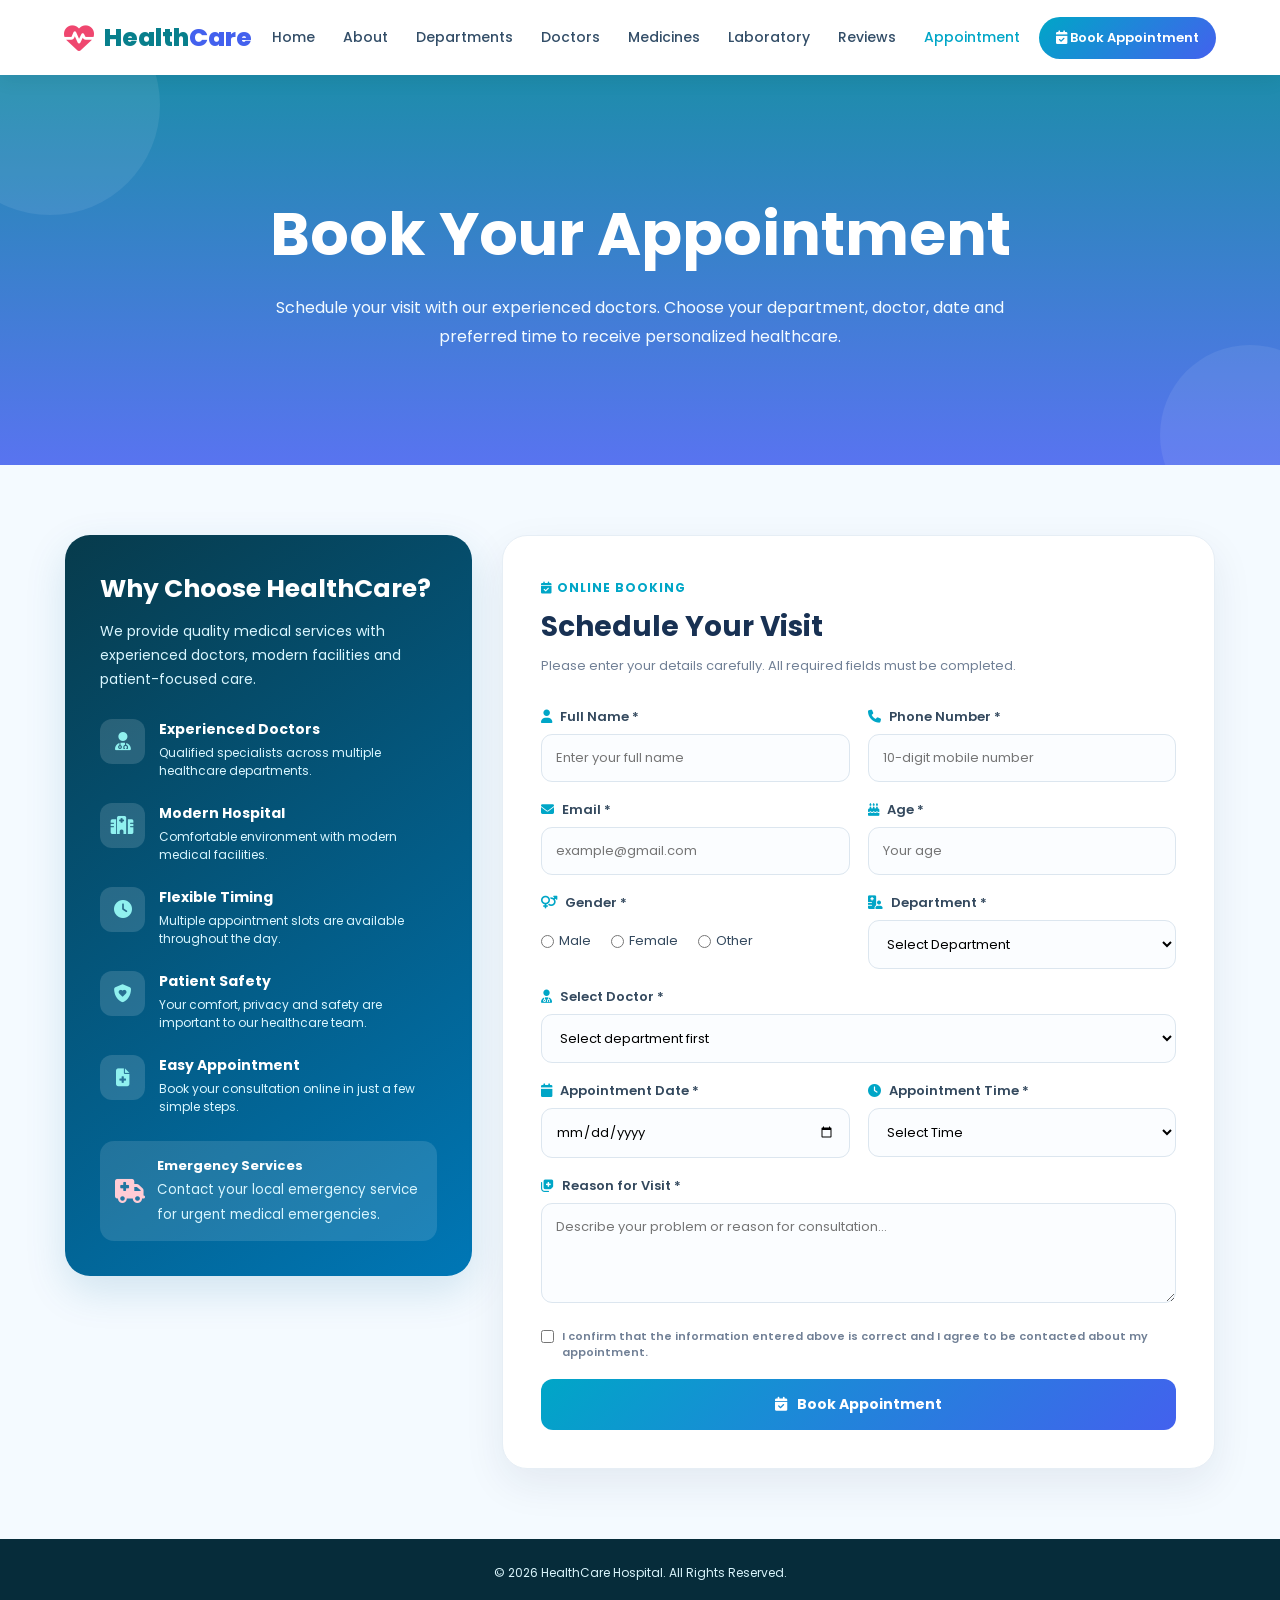
<file: appointment.html>
<!DOCTYPE html>
<html lang="en">

<head>
    <meta charset="UTF-8">
    <meta name="viewport" content="width=device-width, initial-scale=1.0">

    <title>Book Appointment | HealthCare Hospital</title>

    <!-- Google Font -->
    <link rel="preconnect" href="https://fonts.googleapis.com">
    <link rel="preconnect" href="https://fonts.gstatic.com" crossorigin>

    <link href="https://fonts.googleapis.com/css2?family=Poppins:wght@300;400;500;600;700;800&display=swap"
        rel="stylesheet">

    <!-- Font Awesome Icons -->
    <link rel="stylesheet"
        href="https://cdnjs.cloudflare.com/ajax/libs/font-awesome/6.5.2/css/all.min.css">


    <style>

        /* ==============================
           BASIC
        ============================== */

        * {
            margin: 0;
            padding: 0;
            box-sizing: border-box;
        }

        html {
            scroll-behavior: smooth;
        }

        body {
            font-family: "Poppins", sans-serif;
            background: #f4faff;
            color: #183153;
        }

        a {
            text-decoration: none;
        }


        /* ==============================
           HEADER
        ============================== */

        header {
            width: 100%;
            min-height: 75px;

            display: flex;
            align-items: center;
            justify-content: space-between;

            padding: 12px 5%;

            background: #ffffff;

            box-shadow: 0 3px 20px rgba(0, 0, 0, 0.08);

            position: sticky;
            top: 0;
            z-index: 1000;
        }

        .logo {
            display: flex;
            align-items: center;
            gap: 10px;

            color: #087f8c;

            font-size: 25px;
            font-weight: 800;
        }

        .logo i {
            color: #ef476f;
            font-size: 30px;
        }

        .logo span span {
            color: #4361ee;
        }

        nav {
            display: flex;
            align-items: center;
            gap: 20px;
        }

        nav a {
            color: #334e68;
            font-size: 14px;
            font-weight: 500;

            padding: 8px 4px;

            transition: 0.3s;
        }

        nav a:hover,
        nav a.active {
            color: #00a6c7;
        }

        .header-button {
            background: linear-gradient(135deg, #00a6c7, #4361ee);

            color: white;

            padding: 11px 17px;

            border-radius: 25px;

            font-size: 13px;
            font-weight: 600;

            transition: 0.3s;
        }

        .header-button:hover {
            transform: translateY(-2px);
            box-shadow: 0 8px 20px rgba(67, 97, 238, 0.25);
        }

        .menu-button {
            display: none;

            border: none;
            background: none;

            font-size: 25px;
            color: #183153;

            cursor: pointer;
        }


        /* ==============================
           HERO
        ============================== */

        .hero {
            min-height: 390px;

            display: flex;
            align-items: center;
            justify-content: center;

            text-align: center;

            padding: 60px 20px;

            color: white;

            background:
                linear-gradient(
                    rgba(0, 125, 160, 0.88),
                    rgba(67, 97, 238, 0.88)
                ),
                url("https://images.unsplash.com/photo-1505751172876-fa1923c5c528?auto=format&fit=crop&w=1600&q=80");

            background-size: cover;
            background-position: center;

            position: relative;
            overflow: hidden;
        }

        .hero::before {
            content: "";

            position: absolute;

            width: 220px;
            height: 220px;

            border-radius: 50%;

            background: rgba(255, 255, 255, 0.08);

            top: -80px;
            left: -60px;

            animation: float 5s infinite ease-in-out;
        }

        .hero::after {
            content: "";

            position: absolute;

            width: 180px;
            height: 180px;

            border-radius: 50%;

            background: rgba(255, 255, 255, 0.08);

            right: -60px;
            bottom: -60px;

            animation: float 6s infinite ease-in-out reverse;
        }

        .hero-content {
            position: relative;
            z-index: 2;

            max-width: 800px;
        }

        .hero h1 {
            font-size: clamp(35px, 5vw, 60px);

            margin-bottom: 15px;

            animation: slideDown 0.8s ease;
        }

        .hero p {
            font-size: 16px;

            line-height: 1.8;

            color: #f2fbff;

            animation: slideUp 1s ease;
        }


        /* ==============================
           MAIN
        ============================== */

        .appointment-section {
            padding: 70px 5%;
        }

        .container {
            max-width: 1150px;
            margin: auto;
        }

        .appointment-grid {
            display: grid;

            grid-template-columns: 0.8fr 1.4fr;

            gap: 30px;
        }


        /* ==============================
           LEFT CARD
        ============================== */

        .info-card {
            background: linear-gradient(
                145deg,
                #073b4c,
                #0077b6
            );

            color: white;

            border-radius: 25px;

            padding: 35px;

            box-shadow: 0 15px 40px rgba(0, 100, 150, 0.15);

            height: fit-content;
        }

        .info-card h2 {
            font-size: 25px;
            margin-bottom: 12px;
        }

        .info-card > p {
            color: #d9f6ff;

            font-size: 14px;

            line-height: 1.7;

            margin-bottom: 28px;
        }

        .info-item {
            display: flex;

            gap: 14px;

            margin-bottom: 23px;
        }

        .info-icon {
            width: 45px;
            height: 45px;

            min-width: 45px;

            display: flex;
            align-items: center;
            justify-content: center;

            border-radius: 12px;

            background: rgba(255, 255, 255, 0.14);

            color: #90f1ef;

            font-size: 18px;
        }

        .info-item h4 {
            margin-bottom: 4px;
            font-size: 14px;
        }

        .info-item p {
            font-size: 12px;
            line-height: 1.5;
            color: #d9f6ff;
        }

        .emergency {
            margin-top: 25px;

            padding: 15px;

            border-radius: 14px;

            background: rgba(255, 255, 255, 0.12);

            display: flex;

            gap: 12px;

            align-items: center;
        }

        .emergency i {
            color: #ffccd5;
            font-size: 24px;
        }

        .emergency strong {
            display: block;
            font-size: 13px;
        }

        .emergency small {
            color: #d9f6ff;
        }


        /* ==============================
           FORM CARD
        ============================== */

        .form-card {
            background: white;

            padding: 38px;

            border-radius: 25px;

            box-shadow: 0 15px 40px rgba(23, 43, 77, 0.08);

            border: 1px solid #e6eef5;
        }

        .form-heading span {
            color: #00a6c7;

            font-size: 12px;

            font-weight: 700;

            text-transform: uppercase;

            letter-spacing: 1px;
        }

        .form-heading h2 {
            margin-top: 7px;
            margin-bottom: 8px;

            font-size: 28px;
        }

        .form-heading p {
            color: #718096;

            font-size: 13px;

            line-height: 1.6;

            margin-bottom: 30px;
        }


        /* ==============================
           FORM
        ============================== */

        .row {
            display: grid;

            grid-template-columns: 1fr 1fr;

            gap: 18px;
        }

        .form-group {
            margin-bottom: 18px;
        }

        label {
            display: block;

            font-size: 13px;

            font-weight: 600;

            margin-bottom: 7px;

            color: #34495e;
        }

        label i {
            color: #00a6c7;
            margin-right: 5px;
        }

        input,
        select,
        textarea {
            width: 100%;

            border: 1px solid #dce6ef;

            border-radius: 11px;

            padding: 13px 14px;

            font-family: "Poppins", sans-serif;

            font-size: 13px;

            outline: none;

            background: #fbfdff;

            transition: 0.3s;
        }

        input:focus,
        select:focus,
        textarea:focus {
            border-color: #00a6c7;

            box-shadow:
                0 0 0 4px rgba(0, 166, 199, 0.09);

            background: white;
        }

        textarea {
            height: 100px;
            resize: vertical;
        }

        input.error,
        select.error,
        textarea.error {
            border-color: #ef476f;
        }

        .error-message {
            display: none;

            color: #ef476f;

            font-size: 11px;

            margin-top: 5px;
        }


        /* ==============================
           GENDER
        ============================== */

        .gender-box {
            display: flex;

            gap: 20px;

            align-items: center;

            min-height: 43px;
        }

        .gender-box label {
            display: flex;

            align-items: center;

            gap: 5px;

            font-weight: 400;

            margin: 0;

            cursor: pointer;
        }

        .gender-box input {
            width: auto;
            accent-color: #4361ee;
        }


        /* ==============================
           TERMS
        ============================== */

        .terms {
            display: flex;

            gap: 8px;

            align-items: flex-start;

            margin: 5px 0 18px;

            font-size: 11px;

            color: #718096;

            line-height: 1.5;
        }

        .terms input {
            width: auto;

            margin-top: 2px;

            accent-color: #4361ee;
        }


        /* ==============================
           BUTTON
        ============================== */

        .submit-button {
            width: 100%;

            padding: 15px;

            border: none;

            border-radius: 12px;

            color: white;

            background: linear-gradient(
                135deg,
                #00a6c7,
                #4361ee
            );

            font-family: "Poppins", sans-serif;

            font-size: 14px;

            font-weight: 700;

            cursor: pointer;

            transition: 0.3s;

            position: relative;

            overflow: hidden;
        }

        .submit-button:hover {
            transform: translateY(-3px);

            box-shadow:
                0 12px 25px rgba(67, 97, 238, 0.25);
        }

        .submit-button:active {
            transform: scale(0.98);
        }

        .submit-button i {
            margin-right: 7px;
        }


        /* ==============================
           SUCCESS POPUP
        ============================== */

        .popup {
            position: fixed;

            inset: 0;

            background: rgba(4, 24, 40, 0.75);

            display: none;

            align-items: center;
            justify-content: center;

            padding: 20px;

            z-index: 9999;
        }

        .popup.show {
            display: flex;
        }

        .popup-card {
            width: 100%;

            max-width: 480px;

            background: white;

            border-radius: 25px;

            padding: 35px 25px;

            text-align: center;

            animation: popupAnimation 0.45s ease;

            box-shadow:
                0 25px 70px rgba(0, 0, 0, 0.25);
        }

        .success-icon {
            width: 80px;
            height: 80px;

            margin: auto auto 18px;

            display: flex;
            align-items: center;
            justify-content: center;

            border-radius: 50%;

            background: #dff9ef;

            color: #10b981;

            font-size: 40px;

            animation: pulse 1.4s infinite;
        }

        .popup-card h2 {
            font-size: 23px;

            color: #183153;

            margin-bottom: 10px;
        }

        .popup-card > p {
            color: #718096;

            font-size: 13px;

            line-height: 1.6;
        }

        .booking-details {
            text-align: left;

            background: #f4faff;

            border-radius: 15px;

            padding: 17px;

            margin: 20px 0;
        }

        .booking-details p {
            margin: 8px 0;

            color: #526174;

            font-size: 12px;
        }

        .booking-details strong {
            color: #183153;
        }

        .appointment-id {
            text-align: center !important;

            background: #e6f8ff;

            padding: 9px;

            border-radius: 8px;

            color: #0077b6 !important;
        }

        .close-popup {
            border: none;

            background: #4361ee;

            color: white;

            padding: 11px 28px;

            border-radius: 10px;

            font-family: "Poppins", sans-serif;

            font-weight: 600;

            cursor: pointer;

            transition: 0.3s;
        }

        .close-popup:hover {
            background: #304ccc;

            transform: translateY(-2px);
        }


        /* ==============================
           FOOTER
        ============================== */

        footer {
            background: #062c3a;

            color: #d8f3fa;

            text-align: center;

            padding: 25px 15px;

            font-size: 12px;
        }


        /* ==============================
           ANIMATIONS
        ============================== */

        @keyframes slideDown {

            from {
                opacity: 0;
                transform: translateY(-30px);
            }

            to {
                opacity: 1;
                transform: translateY(0);
            }

        }

        @keyframes slideUp {

            from {
                opacity: 0;
                transform: translateY(30px);
            }

            to {
                opacity: 1;
                transform: translateY(0);
            }

        }

        @keyframes float {

            0%,
            100% {
                transform: translateY(0);
            }

            50% {
                transform: translateY(20px);
            }

        }

        @keyframes popupAnimation {

            from {
                opacity: 0;
                transform: scale(0.75) translateY(20px);
            }

            to {
                opacity: 1;
                transform: scale(1) translateY(0);
            }

        }

        @keyframes pulse {

            0%,
            100% {
                transform: scale(1);
            }

            50% {
                transform: scale(1.08);
            }

        }


        /* ==============================
           TABLET
        ============================== */

        @media (max-width: 1000px) {

            nav {
                gap: 10px;
            }

            nav a {
                font-size: 12px;
            }

            .header-button {
                display: none;
            }

            .appointment-grid {
                grid-template-columns: 1fr;
            }

            .info-card {
                order: 2;
            }

            .form-card {
                order: 1;
            }

        }


        /* ==============================
           MOBILE
        ============================== */

        @media (max-width: 700px) {

            header {
                padding: 13px 5%;
            }

            .logo {
                font-size: 21px;
            }

            .logo i {
                font-size: 25px;
            }

            nav {
                display: none;

                position: absolute;

                top: 75px;
                left: 0;

                width: 100%;

                background: white;

                flex-direction: column;

                align-items: stretch;

                gap: 0;

                padding: 10px 5%;

                box-shadow: 0 10px 25px rgba(0, 0, 0, 0.08);
            }

            nav.show {
                display: flex;
            }

            nav a {
                padding: 12px 5px;

                border-bottom: 1px solid #edf2f7;

                font-size: 13px;
            }

            .menu-button {
                display: block;
            }

            .hero {
                min-height: 340px;
            }

            .hero h1 {
                font-size: 37px;
            }

            .hero p {
                font-size: 13px;
            }

            .appointment-section {
                padding: 45px 5%;
            }

            .form-card {
                padding: 25px 18px;
            }

            .info-card {
                padding: 28px 20px;
            }

            .row {
                grid-template-columns: 1fr;
                gap: 0;
            }

            .form-heading h2 {
                font-size: 23px;
            }

        }


        @media (max-width: 400px) {

            .gender-box {
                gap: 10px;
                flex-wrap: wrap;
            }

            .hero h1 {
                font-size: 32px;
            }

        }

    </style>

</head>


<body>


    <!-- ==============================
         HEADER
    ============================== -->

    <header>

        <a href="index.html" class="logo">

            <i class="fa-solid fa-heart-pulse"></i>

            <span>
                Health<span>Care</span>
            </span>

        </a>


        <nav id="navbar">

            <a href="index.html">Home</a>

            <a href="about.html">About</a>

            <a href="departments.html">Departments</a>

            <a href="doctors.html">Doctors</a>

            <a href="medicines.html">Medicines</a>

            <a href="laboratory.html">Laboratory</a>

            <a href="reviews.html">Reviews</a>

            <a href="appointment.html" class="active">
                Appointment
            </a>

        </nav>


        <a href="appointment.html" class="header-button">

            <i class="fa-solid fa-calendar-check"></i>

            Book Appointment

        </a>


        <button
            class="menu-button"
            id="menuButton"
            aria-label="Menu">

            <i class="fa-solid fa-bars"></i>

        </button>

    </header>



    <!-- ==============================
         HERO
    ============================== -->

    <section class="hero">

        <div class="hero-content">

            <h1>
                Book Your Appointment
            </h1>

            <p>
                Schedule your visit with our experienced doctors.
                Choose your department, doctor, date and preferred
                time to receive personalized healthcare.
            </p>

        </div>

    </section>



    <!-- ==============================
         APPOINTMENT SECTION
    ============================== -->

    <section class="appointment-section">

        <div class="container">

            <div class="appointment-grid">


                <!-- ==========================
                     INFORMATION
                ========================== -->

                <div class="info-card">

                    <h2>
                        Why Choose HealthCare?
                    </h2>

                    <p>
                        We provide quality medical services with
                        experienced doctors, modern facilities and
                        patient-focused care.
                    </p>


                    <div class="info-item">

                        <div class="info-icon">
                            <i class="fa-solid fa-user-doctor"></i>
                        </div>

                        <div>

                            <h4>Experienced Doctors</h4>

                            <p>
                                Qualified specialists across multiple
                                healthcare departments.
                            </p>

                        </div>

                    </div>


                    <div class="info-item">

                        <div class="info-icon">
                            <i class="fa-solid fa-hospital"></i>
                        </div>

                        <div>

                            <h4>Modern Hospital</h4>

                            <p>
                                Comfortable environment with modern
                                medical facilities.
                            </p>

                        </div>

                    </div>


                    <div class="info-item">

                        <div class="info-icon">
                            <i class="fa-solid fa-clock"></i>
                        </div>

                        <div>

                            <h4>Flexible Timing</h4>

                            <p>
                                Multiple appointment slots are available
                                throughout the day.
                            </p>

                        </div>

                    </div>


                    <div class="info-item">

                        <div class="info-icon">
                            <i class="fa-solid fa-shield-heart"></i>
                        </div>

                        <div>

                            <h4>Patient Safety</h4>

                            <p>
                                Your comfort, privacy and safety are
                                important to our healthcare team.
                            </p>

                        </div>

                    </div>


                    <div class="info-item">

                        <div class="info-icon">
                            <i class="fa-solid fa-file-medical"></i>
                        </div>

                        <div>

                            <h4>Easy Appointment</h4>

                            <p>
                                Book your consultation online in just
                                a few simple steps.
                            </p>

                        </div>

                    </div>


                    <div class="emergency">

                        <i class="fa-solid fa-truck-medical"></i>

                        <div>

                            <strong>
                                Emergency Services
                            </strong>

                            <small>
                                Contact your local emergency service
                                for urgent medical emergencies.
                            </small>

                        </div>

                    </div>

                </div>



                <!-- ==========================
                     FORM
                ========================== -->

                <div class="form-card">

                    <div class="form-heading">

                        <span>
                            <i class="fa-solid fa-calendar-check"></i>
                            Online Booking
                        </span>

                        <h2>
                            Schedule Your Visit
                        </h2>

                        <p>
                            Please enter your details carefully.
                            All required fields must be completed.
                        </p>

                    </div>


                    <form id="appointmentForm">


                        <!-- NAME + PHONE -->

                        <div class="row">


                            <div class="form-group">

                                <label for="name">

                                    <i class="fa-solid fa-user"></i>

                                    Full Name *

                                </label>

                                <input
                                    type="text"
                                    id="name"
                                    placeholder="Enter your full name">

                                <div
                                    class="error-message"
                                    id="nameError">

                                    Please enter your name.

                                </div>

                            </div>


                            <div class="form-group">

                                <label for="phone">

                                    <i class="fa-solid fa-phone"></i>

                                    Phone Number *

                                </label>

                                <input
                                    type="tel"
                                    id="phone"
                                    maxlength="10"
                                    placeholder="10-digit mobile number">

                                <div
                                    class="error-message"
                                    id="phoneError">

                                    Please enter a valid 10-digit number.

                                </div>

                            </div>

                        </div>



                        <!-- EMAIL + AGE -->

                        <div class="row">


                            <div class="form-group">

                                <label for="email">

                                    <i class="fa-solid fa-envelope"></i>

                                    Email *

                                </label>

                                <input
                                    type="email"
                                    id="email"
                                    placeholder="example@gmail.com">

                                <div
                                    class="error-message"
                                    id="emailError">

                                    Please enter a valid email.

                                </div>

                            </div>


                            <div class="form-group">

                                <label for="age">

                                    <i class="fa-solid fa-cake-candles"></i>

                                    Age *

                                </label>

                                <input
                                    type="number"
                                    id="age"
                                    min="1"
                                    max="120"
                                    placeholder="Your age">

                                <div
                                    class="error-message"
                                    id="ageError">

                                    Please enter age between 1 and 120.

                                </div>

                            </div>

                        </div>



                        <!-- GENDER + DEPARTMENT -->

                        <div class="row">


                            <div class="form-group">

                                <label>

                                    <i class="fa-solid fa-venus-mars"></i>

                                    Gender *

                                </label>

                                <div class="gender-box">

                                    <label>
                                        <input
                                            type="radio"
                                            name="gender"
                                            value="Male">
                                        Male
                                    </label>

                                    <label>
                                        <input
                                            type="radio"
                                            name="gender"
                                            value="Female">
                                        Female
                                    </label>

                                    <label>
                                        <input
                                            type="radio"
                                            name="gender"
                                            value="Other">
                                        Other
                                    </label>

                                </div>

                                <div
                                    class="error-message"
                                    id="genderError">

                                    Please select gender.

                                </div>

                            </div>


                            <div class="form-group">

                                <label for="department">

                                    <i class="fa-solid fa-hospital-user"></i>

                                    Department *

                                </label>

                                <select id="department">

                                    <option value="">
                                        Select Department
                                    </option>

                                    <option value="Cardiology">
                                        Cardiology
                                    </option>

                                    <option value="Neurology">
                                        Neurology
                                    </option>

                                    <option value="Orthopedics">
                                        Orthopedics
                                    </option>

                                    <option value="Pediatrics">
                                        Pediatrics
                                    </option>

                                    <option value="Dermatology">
                                        Dermatology
                                    </option>

                                    <option value="General Medicine">
                                        General Medicine
                                    </option>

                                    <option value="Gynecology">
                                        Gynecology
                                    </option>

                                    <option value="ENT">
                                        ENT
                                    </option>

                                    <option value="Dentistry">
                                        Dentistry
                                    </option>

                                </select>

                                <div
                                    class="error-message"
                                    id="departmentError">

                                    Please select department.

                                </div>

                            </div>

                        </div>



                        <!-- DOCTOR -->

                        <div class="form-group">

                            <label for="doctor">

                                <i class="fa-solid fa-user-doctor"></i>

                                Select Doctor *

                            </label>

                            <select id="doctor">

                                <option value="">
                                    Select department first
                                </option>

                            </select>

                            <div
                                class="error-message"
                                id="doctorError">

                                Please select a doctor.

                            </div>

                        </div>



                        <!-- DATE + TIME -->

                        <div class="row">


                            <div class="form-group">

                                <label for="date">

                                    <i class="fa-solid fa-calendar"></i>

                                    Appointment Date *

                                </label>

                                <input
                                    type="date"
                                    id="date">

                                <div
                                    class="error-message"
                                    id="dateError">

                                    Please select a valid date.

                                </div>

                            </div>


                            <div class="form-group">

                                <label for="time">

                                    <i class="fa-solid fa-clock"></i>

                                    Appointment Time *

                                </label>

                                <select id="time">

                                    <option value="">
                                        Select Time
                                    </option>

                                    <option value="09:00 AM">
                                        09:00 AM
                                    </option>

                                    <option value="10:00 AM">
                                        10:00 AM
                                    </option>

                                    <option value="11:00 AM">
                                        11:00 AM
                                    </option>

                                    <option value="12:00 PM">
                                        12:00 PM
                                    </option>

                                    <option value="02:00 PM">
                                        02:00 PM
                                    </option>

                                    <option value="03:00 PM">
                                        03:00 PM
                                    </option>

                                    <option value="04:00 PM">
                                        04:00 PM
                                    </option>

                                    <option value="05:00 PM">
                                        05:00 PM
                                    </option>

                                    <option value="06:00 PM">
                                        06:00 PM
                                    </option>

                                </select>

                                <div
                                    class="error-message"
                                    id="timeError">

                                    Please select time.

                                </div>

                            </div>

                        </div>



                        <!-- REASON -->

                        <div class="form-group">

                            <label for="reason">

                                <i class="fa-solid fa-notes-medical"></i>

                                Reason for Visit *

                            </label>

                            <textarea
                                id="reason"
                                placeholder="Describe your problem or reason for consultation..."></textarea>

                            <div
                                class="error-message"
                                id="reasonError">

                                Please enter reason for visit.

                            </div>

                        </div>



                        <!-- TERMS -->

                        <label class="terms">

                            <input
                                type="checkbox"
                                id="terms">

                            <span>
                                I confirm that the information entered
                                above is correct and I agree to be
                                contacted about my appointment.
                            </span>

                        </label>

                        <div
                            class="error-message"
                            id="termsError">

                            Please confirm the information.

                        </div>



                        <!-- SUBMIT -->

                        <button
                            type="submit"
                            class="submit-button">

                            <i class="fa-solid fa-calendar-check"></i>

                            Book Appointment

                        </button>


                    </form>

                </div>

            </div>

        </div>

    </section>



    <!-- ==============================
         SUCCESS POPUP
    ============================== -->

    <div
        class="popup"
        id="successPopup">

        <div class="popup-card">

            <div class="success-icon">

                <i class="fa-solid fa-check"></i>

            </div>


            <h2>
                Appointment Booked Successfully!
            </h2>


            <p>
                Your appointment request has been successfully
                submitted to HealthCare Hospital.
            </p>


            <div class="booking-details">

                <p class="appointment-id">

                    <strong>
                        Appointment ID:
                    </strong>

                    <span id="bookingId"></span>

                </p>


                <p>
                    <strong>Patient:</strong>
                    <span id="bookingName"></span>
                </p>


                <p>
                    <strong>Department:</strong>
                    <span id="bookingDepartment"></span>
                </p>


                <p>
                    <strong>Doctor:</strong>
                    <span id="bookingDoctor"></span>
                </p>


                <p>
                    <strong>Date:</strong>
                    <span id="bookingDate"></span>
                </p>


                <p>
                    <strong>Time:</strong>
                    <span id="bookingTime"></span>
                </p>

            </div>


            <button
                class="close-popup"
                id="closePopup">

                <i class="fa-solid fa-check"></i>

                Done

            </button>

        </div>

    </div>



    <!-- ==============================
         FOOTER
    ============================== -->

    <footer>

        <p>
            © 2026 HealthCare Hospital.
            All Rights Reserved.
        </p>

    </footer>



    <!-- ==============================
         JAVASCRIPT
    ============================== -->

    <script>

        /* =================================
           MOBILE MENU
        ================================= */

        const menuButton =
            document.getElementById("menuButton");

        const navbar =
            document.getElementById("navbar");


        menuButton.addEventListener(
            "click",
            function () {

                navbar.classList.toggle("show");

            }
        );



        /* =================================
           DOCTOR DATA
        ================================= */

        const doctorData = {

            "Cardiology": [
                "Dr. Aarav Mehta",
                "Dr. Sara Khan"
            ],

            "Neurology": [
                "Dr. Rohan Shah",
                "Dr. Aisha Patel"
            ],

            "Orthopedics": [
                "Dr. Vikram Desai",
                "Dr. Meera Joshi"
            ],

            "Pediatrics": [
                "Dr. Anaya Shah",
                "Dr. Kabir Patel"
            ],

            "Dermatology": [
                "Dr. Nisha Mehta",
                "Dr. Zoya Khan"
            ],

            "General Medicine": [
                "Dr. Rahul Desai",
                "Dr. Priya Shah"
            ],

            "Gynecology": [
                "Dr. Isha Patel",
                "Dr. Riya Mehta"
            ],

            "ENT": [
                "Dr. Karan Shah",
                "Dr. Sana Patel"
            ],

            "Dentistry": [
                "Dr. Neel Mehta",
                "Dr. Hina Shah"
            ]

        };


        /* =================================
           DEPARTMENT SELECT
        ================================= */

        const department =
            document.getElementById("department");

        const doctor =
            document.getElementById("doctor");


        department.addEventListener(
            "change",
            function () {

                const selected =
                    department.value;


                doctor.innerHTML =
                    '<option value="">Select Doctor</option>';


                if (selected === "") {

                    return;

                }


                doctorData[selected].forEach(
                    function (doctorName) {

                        const option =
                            document.createElement("option");

                        option.value =
                            doctorName;

                        option.textContent =
                            doctorName;

                        doctor.appendChild(option);

                    }
                );

            }
        );



        /* =================================
           DATE MINIMUM = TODAY
        ================================= */

        const dateInput =
            document.getElementById("date");


        const today =
            new Date();


        const year =
            today.getFullYear();

        const month =
            String(today.getMonth() + 1)
                .padStart(2, "0");

        const day =
            String(today.getDate())
                .padStart(2, "0");


        const todayValue =
            year + "-" + month + "-" + day;


        dateInput.min = todayValue;



        /* =================================
           FORM ELEMENTS
        ================================= */

        const form =
            document.getElementById("appointmentForm");

        const popup =
            document.getElementById("successPopup");

        const closePopup =
            document.getElementById("closePopup");



        /* =================================
           VALIDATION FUNCTIONS
        ================================= */

        function showError(
            inputId,
            errorId
        ) {

            const input =
                document.getElementById(inputId);

            const error =
                document.getElementById(errorId);


            if (input) {
                input.classList.add("error");
            }

            if (error) {
                error.style.display = "block";
            }

        }


        function hideError(
            inputId,
            errorId
        ) {

            const input =
                document.getElementById(inputId);

            const error =
                document.getElementById(errorId);


            if (input) {
                input.classList.remove("error");
            }

            if (error) {
                error.style.display = "none";
            }

        }



        /* =================================
           FORM SUBMIT
        ================================= */

        form.addEventListener(
            "submit",
            function (event) {

                event.preventDefault();


                let valid = true;



                /* NAME */

                const name =
                    document
                        .getElementById("name")
                        .value
                        .trim();


                if (name.length < 2) {

                    showError(
                        "name",
                        "nameError"
                    );

                    valid = false;

                } else {

                    hideError(
                        "name",
                        "nameError"
                    );

                }



                /* PHONE */

                const phone =
                    document
                        .getElementById("phone")
                        .value
                        .trim();


                const phonePattern =
                    /^[6-9][0-9]{9}$/;


                if (!phonePattern.test(phone)) {

                    showError(
                        "phone",
                        "phoneError"
                    );

                    valid = false;

                } else {

                    hideError(
                        "phone",
                        "phoneError"
                    );

                }



                /* EMAIL */

                const email =
                    document
                        .getElementById("email")
                        .value
                        .trim();


                const emailPattern =
                    /^[^\s@]+@[^\s@]+\.[^\s@]+$/;


                if (!emailPattern.test(email)) {

                    showError(
                        "email",
                        "emailError"
                    );

                    valid = false;

                } else {

                    hideError(
                        "email",
                        "emailError"
                    );

                }



                /* AGE */

                const age =
                    Number(
                        document
                            .getElementById("age")
                            .value
                    );


                if (
                    age < 1 ||
                    age > 120 ||
                    !age
                ) {

                    showError(
                        "age",
                        "ageError"
                    );

                    valid = false;

                } else {

                    hideError(
                        "age",
                        "ageError"
                    );

                }



                /* GENDER */

                const gender =
                    document.querySelector(
                        'input[name="gender"]:checked'
                    );


                const genderError =
                    document.getElementById(
                        "genderError"
                    );


                if (!gender) {

                    genderError.style.display =
                        "block";

                    valid = false;

                } else {

                    genderError.style.display =
                        "none";

                }



                /* DEPARTMENT */

                if (department.value === "") {

                    showError(
                        "department",
                        "departmentError"
                    );

                    valid = false;

                } else {

                    hideError(
                        "department",
                        "departmentError"
                    );

                }



                /* DOCTOR */

                if (doctor.value === "") {

                    showError(
                        "doctor",
                        "doctorError"
                    );

                    valid = false;

                } else {

                    hideError(
                        "doctor",
                        "doctorError"
                    );

                }



                /* DATE */

                if (
                    dateInput.value === "" ||
                    dateInput.value < todayValue
                ) {

                    showError(
                        "date",
                        "dateError"
                    );

                    valid = false;

                } else {

                    hideError(
                        "date",
                        "dateError"
                    );

                }



                /* TIME */

                const time =
                    document.getElementById("time");


                if (time.value === "") {

                    showError(
                        "time",
                        "timeError"
                    );

                    valid = false;

                } else {

                    hideError(
                        "time",
                        "timeError"
                    );

                }



                /* REASON */

                const reason =
                    document
                        .getElementById("reason")
                        .value
                        .trim();


                if (reason.length < 5) {

                    showError(
                        "reason",
                        "reasonError"
                    );

                    valid = false;

                } else {

                    hideError(
                        "reason",
                        "reasonError"
                    );

                }



                /* TERMS */

                const terms =
                    document.getElementById("terms");

                const termsError =
                    document.getElementById(
                        "termsError"
                    );


                if (!terms.checked) {

                    termsError.style.display =
                        "block";

                    valid = false;

                } else {

                    termsError.style.display =
                        "none";

                }



                /* =================================
                   STOP IF INVALID
                ================================= */

                if (!valid) {

                    return;

                }



                /* =================================
                   CREATE APPOINTMENT ID
                ================================= */

                const appointmentId =
                    "HC-" +
                    Math.floor(
                        100000 +
                        Math.random() * 900000
                    );



                /* =================================
                   FORMAT DATE
                ================================= */

                const dateObject =
                    new Date(
                        dateInput.value + "T00:00:00"
                    );


                const formattedDate =
                    dateObject.toLocaleDateString(
                        "en-IN",
                        {
                            day: "2-digit",
                            month: "long",
                            year: "numeric"
                        }
                    );



                /* =================================
                   PUT DATA INTO POPUP
                ================================= */

                document.getElementById(
                    "bookingId"
                ).textContent =
                    appointmentId;


                document.getElementById(
                    "bookingName"
                ).textContent =
                    name;


                document.getElementById(
                    "bookingDepartment"
                ).textContent =
                    department.value;


                document.getElementById(
                    "bookingDoctor"
                ).textContent =
                    doctor.value;


                document.getElementById(
                    "bookingDate"
                ).textContent =
                    formattedDate;


                document.getElementById(
                    "bookingTime"
                ).textContent =
                    time.value;



                /* =================================
                   SAVE APPOINTMENT IN BROWSER
                ================================= */

                const appointment = {

                    id: appointmentId,

                    name: name,

                    phone: phone,

                    email: email,

                    age: age,

                    gender: gender.value,

                    department:
                        department.value,

                    doctor:
                        doctor.value,

                    date:
                        dateInput.value,

                    time:
                        time.value,

                    reason:
                        reason

                };


                localStorage.setItem(
                    "healthCareAppointment",
                    JSON.stringify(appointment)
                );



                /* =================================
                   SHOW SUCCESS POPUP
                ================================= */

                popup.classList.add("show");

            }
        );



        /* =================================
           CLOSE POPUP
        ================================= */

        closePopup.addEventListener(
            "click",
            function () {

                popup.classList.remove("show");

                form.reset();

                doctor.innerHTML =
                    '<option value="">Select department first</option>';

            }
        );


        /* Close popup when clicking outside */

        popup.addEventListener(
            "click",
            function (event) {

                if (event.target === popup) {

                    popup.classList.remove("show");

                }

            }
        );


        /* ESC key */

        document.addEventListener(
            "keydown",
            function (event) {

                if (event.key === "Escape") {

                    popup.classList.remove("show");

                }

            }
        );


    </script>


</body>

</html>
</file>
